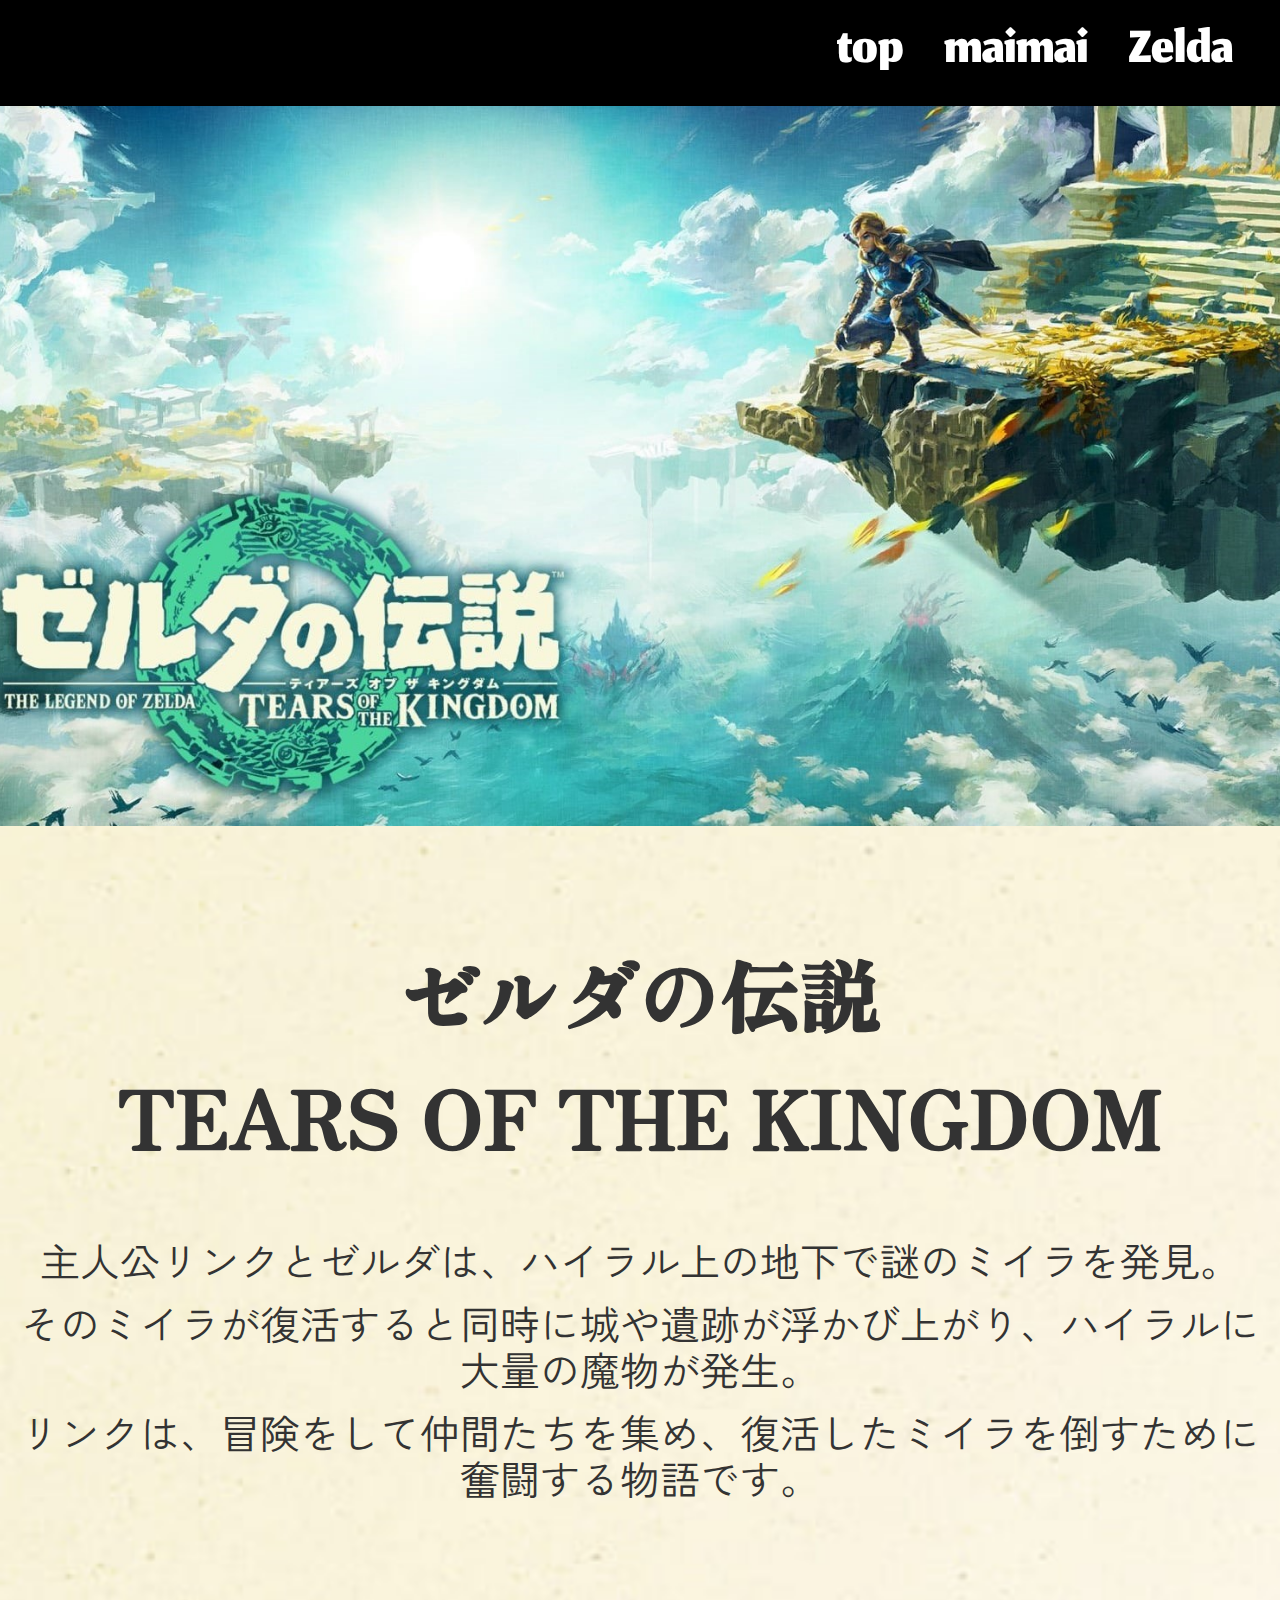
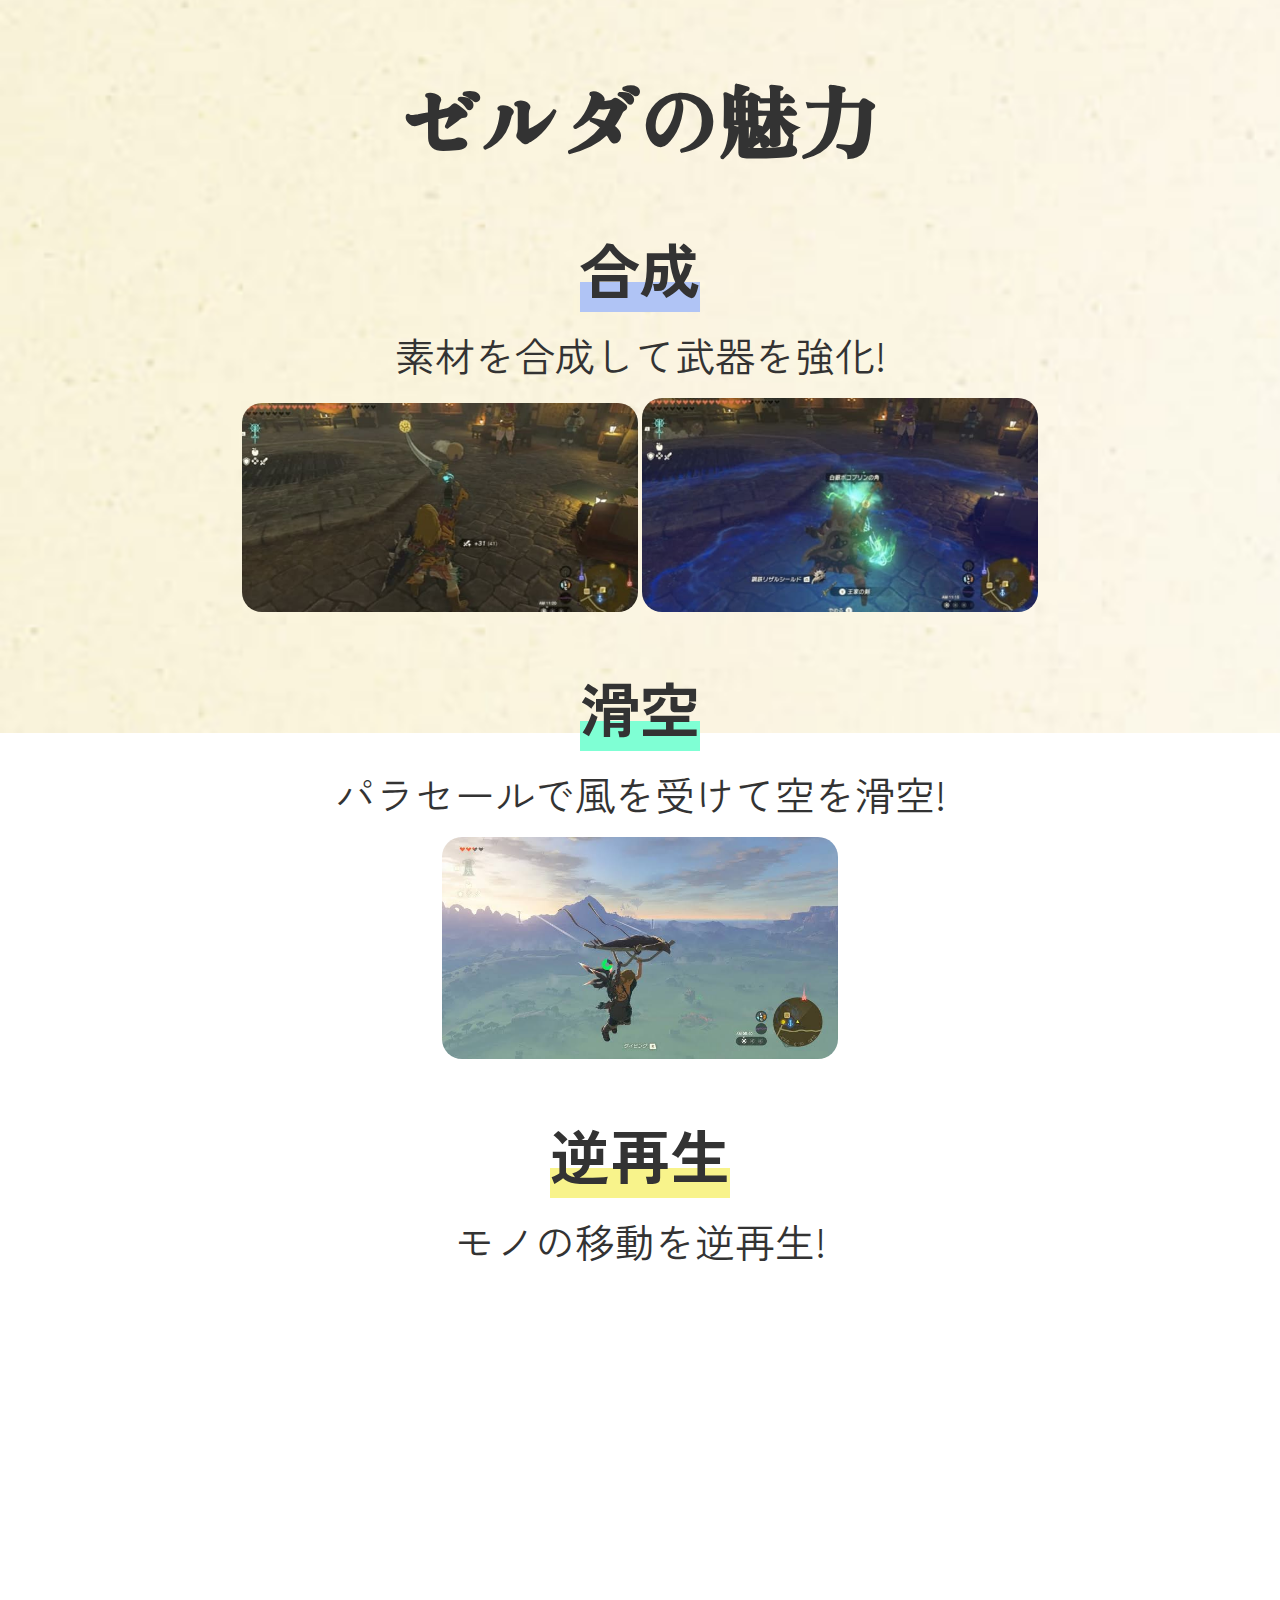
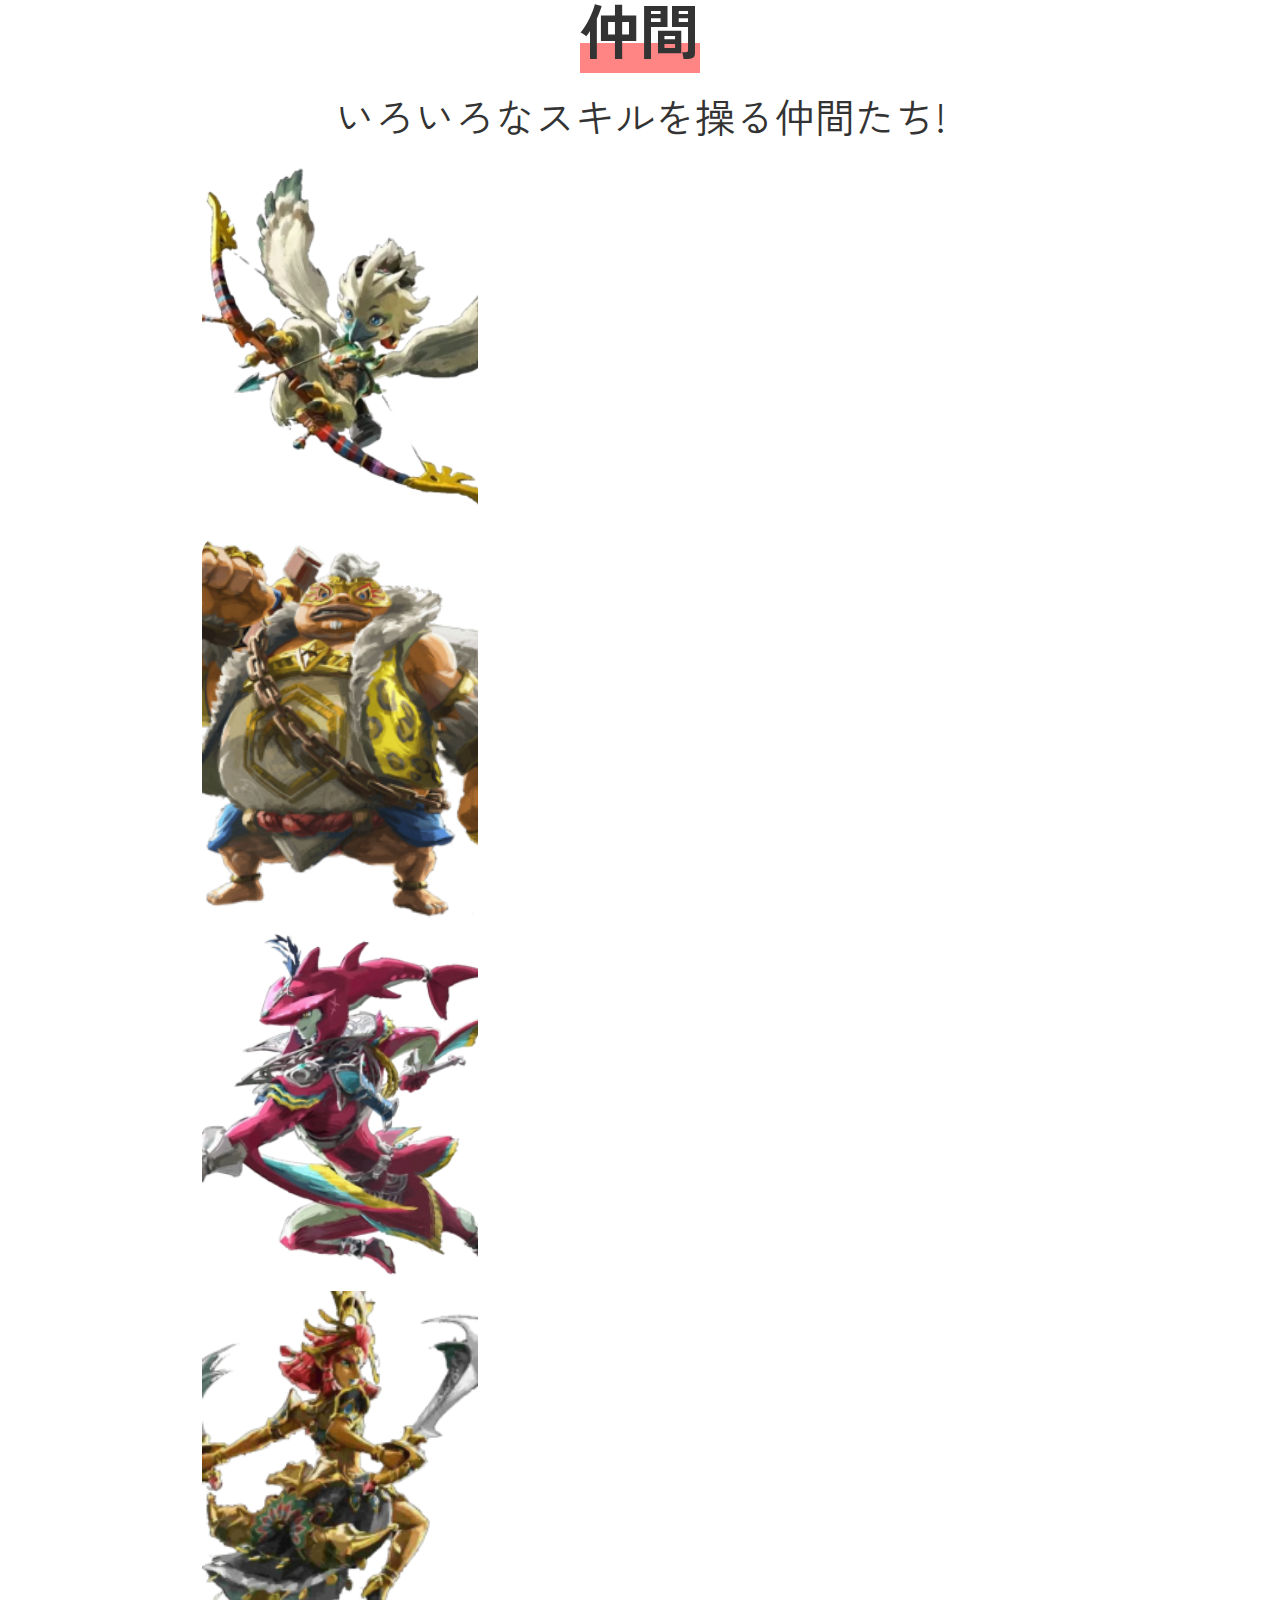
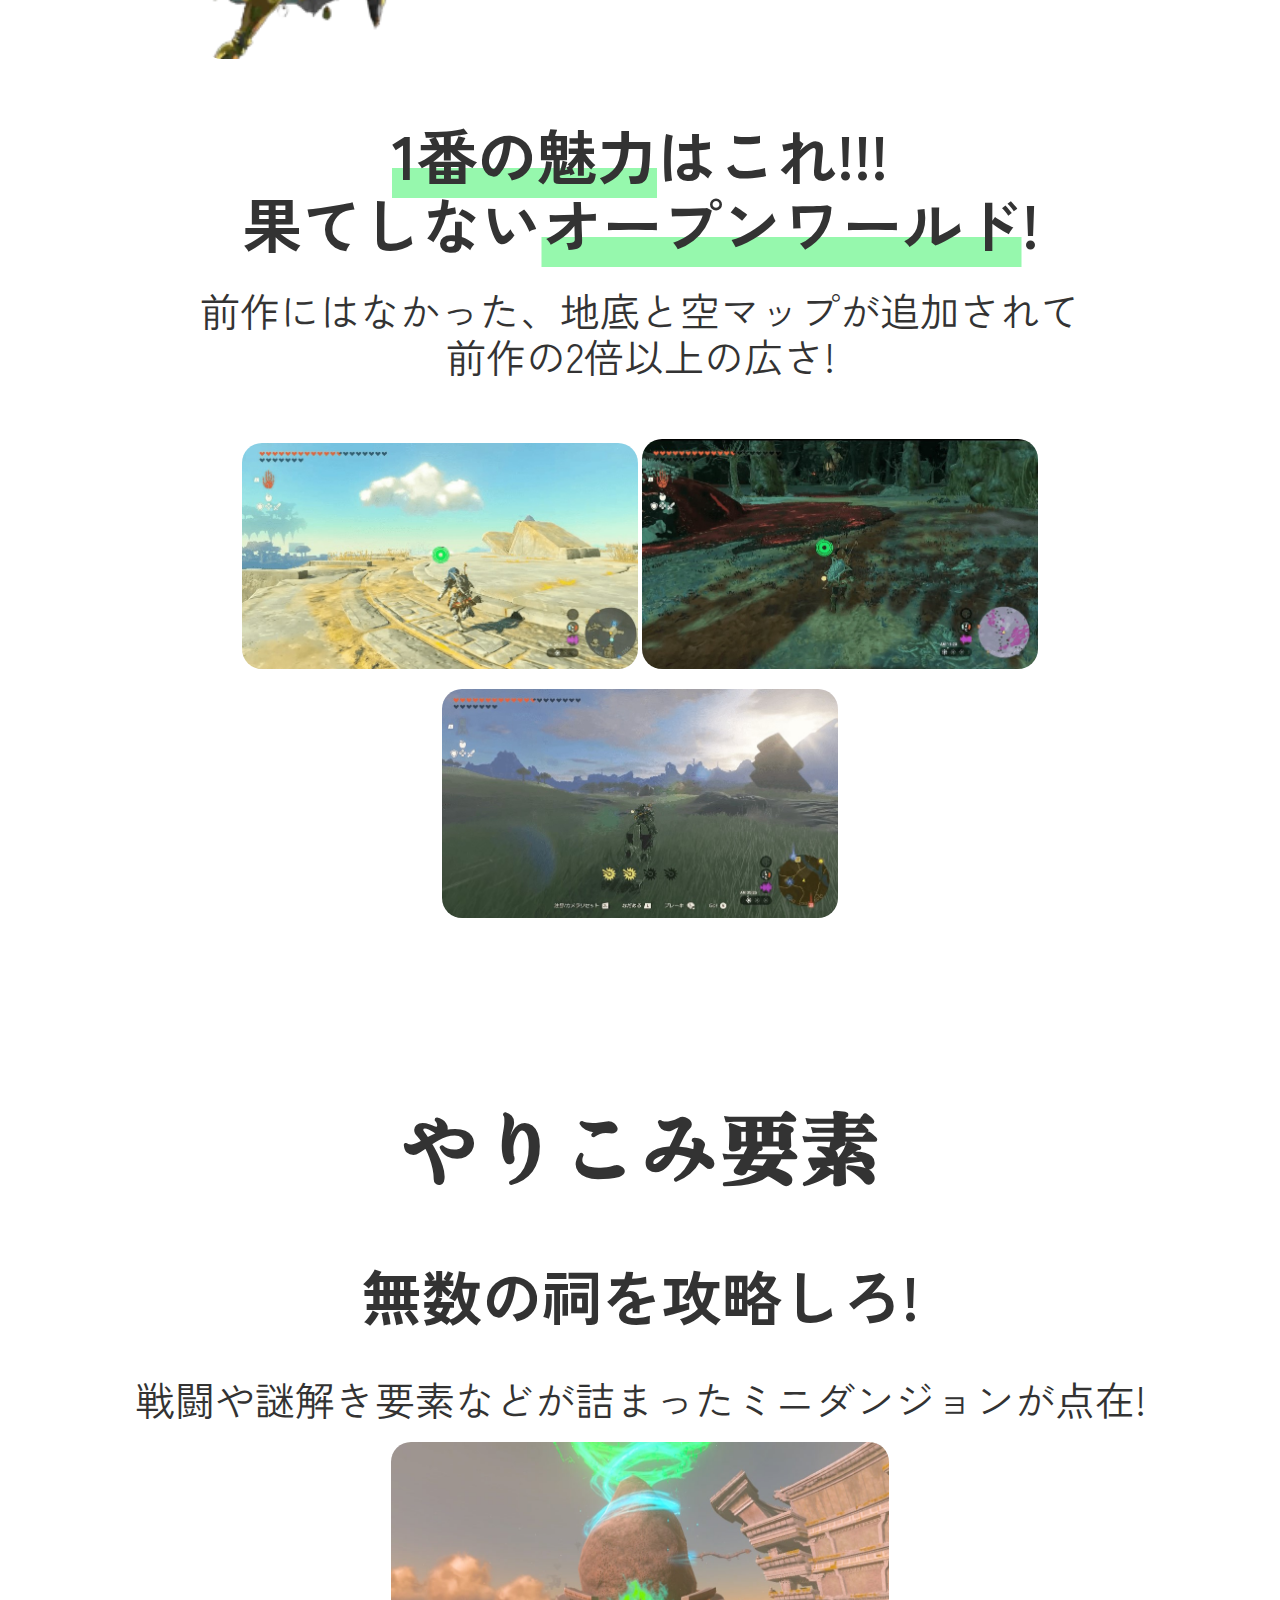
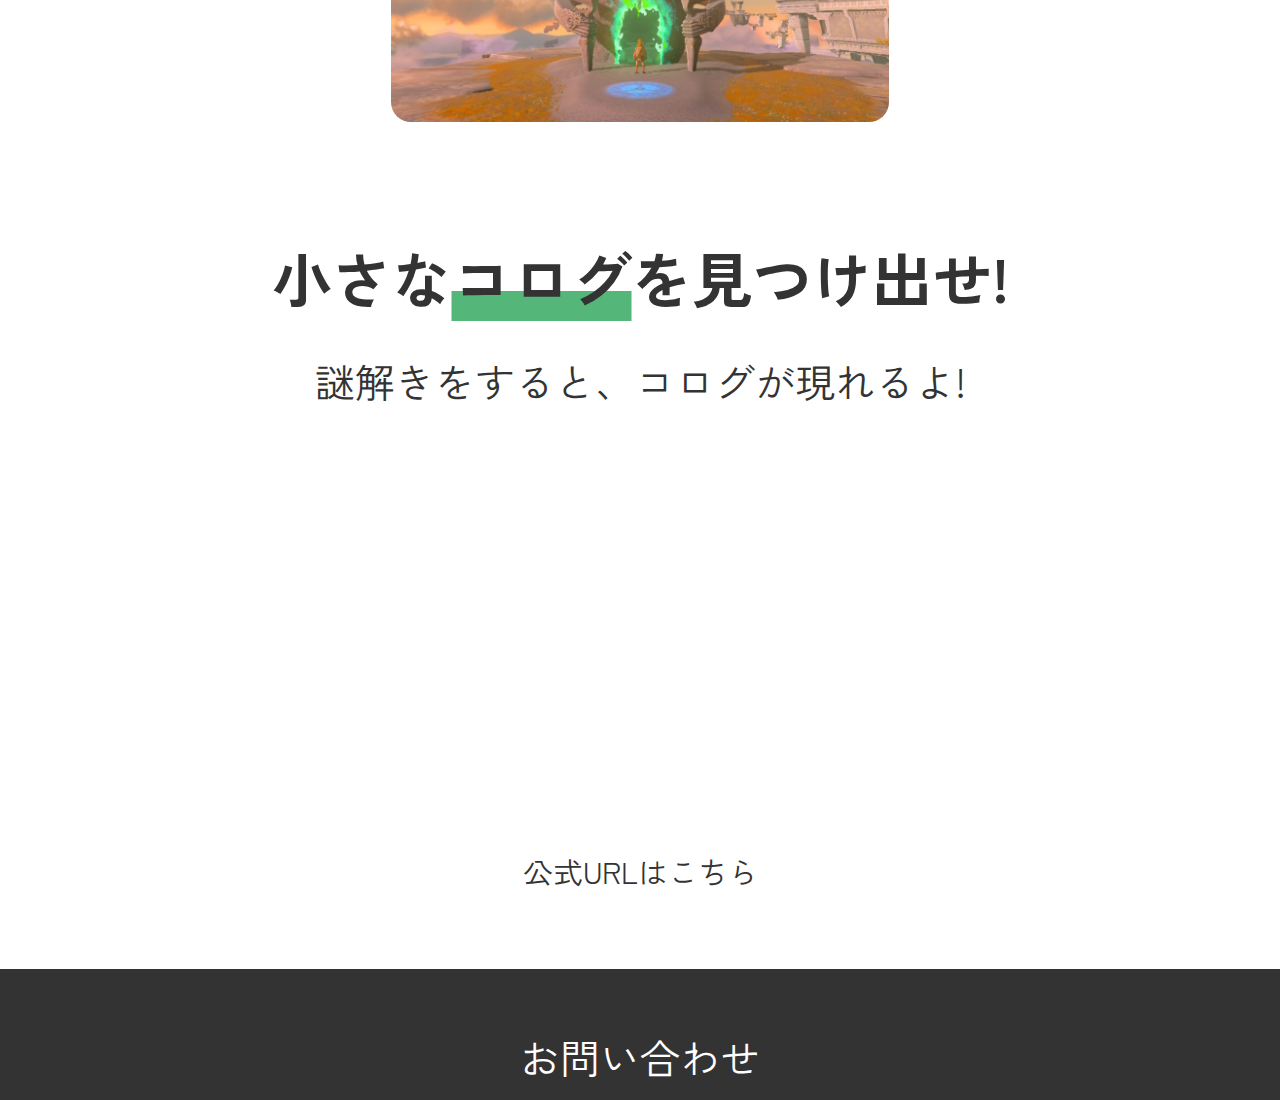
<file: zelda/index.html>
<!DOCTYPE html>
<html lang="ja">
<head>
    <meta charset="UTF-8">
    <meta http-equiv="X-UA-Compatible" content="IE=edge">
    <meta name="viewport" content="width=device-width, initial-scale=1.0">
    <title>Document</title>
    <!--Googleフォント-->
    <link rel="preconnect" href="https://fonts.googleapis.com">
    <link rel="preconnect" href="https://fonts.gstatic.com" crossorigin>
    <link href="https://fonts.googleapis.com/css2?family=Jomhuria&family=Mochiy+Pop+One&family=Zen+Antique&display=swap" rel="stylesheet">
    <link href="https://fonts.googleapis.com/css2?family=Zen+Kaku+Gothic+New&display=swap" rel="stylesheet">    <!--FontAwesam-->
    <!--cssファイル-->
    <link rel="stylesheet" href="../assets/css/destyle.css">    <!--デスタイル-->
    <link rel="stylesheet" href="../assets/css/cmn.css">      <!--共通-->
    <link rel="stylesheet" href="../assets/css/zelda.css">      <!--zelda-->
</head>
<body>
    <header class="header">
        <nav class="header__gnav">
            <ul class="header__menu">
                <li><a href="../index.html">top</a></li>
                <li><a href="../maimai/index.html">maimai</a></li>
                <li><a href="index.html">Zelda</a></li>
            </ul>
            <!--
            <ul class="header__menu">
                <li><a href="#About"></a></li>
                <li><a href="#Charm"></a></li>
                <li><a href="#Enjoy"></a></li>
                <li><a href="#PlayVideo"></a></li>
            </ul>
            -->
        </nav>
    </header>

    <main>
        <!--KV-->
        <div class="kv">

        </div>

        <!--あらすじ-->
        <section id="About" class="about">
            <div class="inner">
                <div class="about__copy">
                    <h2>ゼルダの伝説</h2>
                    <h2>TEARS OF THE KINGDOM</h2>
                </div>
                <div class="about__items">
                    <p>主人公リンクとゼルダは、ハイラル上の地下で謎のミイラを発見。</p>
                    <p>そのミイラが復活すると同時に城や遺跡が浮かび上がり、ハイラルに大量の魔物が発生。</p>
                    <p>リンクは、冒険をして仲間たちを集め、復活したミイラを倒すために奮闘する物語です。</p>    
                </div>
            </div>
        </section>

        <!--ゼルダの魅力-->
        <section id="Charm" class="charm">
            <div class="inner">
                <h2>ゼルダの魅力</h2>
                <div class="charm__items">
                    <div class="charm__synthesis">
                        <h3><span>合成</span></h3>
                        <p>素材を合成して武器を強化!</p>
                        <div class="charm__img1">
                            <img src="../assets/images/zelda/img_charm1.1.jpg" alt="武器強化1">
                            <img src="../assets/images/zelda/img_charm1.2.jpg" alt="武器強化2">
                        </div>
                    </div>
                    <div class="charm__gliding">
                        <h3><span>滑空</span></h3>
                        <p>パラセールで風を受けて空を滑空!</p>
                        <img src="../assets/images/zelda/img_charm2.JPG" alt="空を滑空">
                    </div>
                    <div class="charm__playback">
                        <h3><span>逆再生</span></h3>
                        <p>モノの移動を逆再生!</p>
                        <iframe src="https://www.youtube.com/embed/Q3TYZMtcqXk" title="YouTube video player" allow="accelerometer; autoplay; clipboard-write; encrypted-media; gyroscope; picture-in-picture; web-share" allowfullscreen></iframe>
                    </div>
                    <div class="charm__partner">
                        <h3><span>仲間</span></h3>
                        <p>いろいろなスキルを操る仲間たち!</p>
                        <div class="charm__partner details">
                            <div class="charm__chr1">
                                <img src="../assets/images/zelda/img_chr2.png" alt="チューリの画像">
                                <iframe src="https://www.youtube.com/embed/vPr6Woi9QSg" title="YouTube video player" allow="accelerometer; autoplay; clipboard-write; encrypted-media; gyroscope; picture-in-picture; web-share" allowfullscreen></iframe>
                            </div>
                            <div class="charm__chr1">
                                <img src="../assets/images/zelda/img_chr1.png" alt="ユン坊の画像">
                                <iframe src="https://www.youtube.com/embed/A579rCPv7To" title="YouTube video player" allow="accelerometer; autoplay; clipboard-write; encrypted-media; gyroscope; picture-in-picture; web-share" allowfullscreen></iframe>
                            </div>
                            <div class="charm__chr1">
                                <img src="../assets/images/zelda/img_chr4.png" alt="シドの仲間">
                                <iframe src="https://www.youtube.com/embed/50iia4ZU8uM" title="YouTube video player" allow="accelerometer; autoplay; clipboard-write; encrypted-media; gyroscope; picture-in-picture; web-share" allowfullscreen></iframe>
                            </div>
                            <div class="charm__chr1">
                                <img src="../assets/images/zelda/img_chr3.png" alt="ルージュの画像">
                                <iframe src="https://www.youtube.com/embed/h94bKw9bZRg" title="YouTube video player" allow="accelerometer; autoplay; clipboard-write; encrypted-media; gyroscope; picture-in-picture; web-share" allowfullscreen></iframe>
                            </div>
                        </div>
                    </div>
                    <div class="charm__open">
                        <h3><span>1番の魅力</span>はこれ!!!</h3>
                        <h3>果てしない<span>オープンワールド</span>!</h3>
                        <p>前作にはなかった、地底と空マップが追加されて<br>前作の2倍以上の広さ!</p>
                        <div class="charm__images">
                            <img class="charm__images" src="../assets/images/zelda/img_world1.jpg" alt="地上の画像">
                            <img class="charm__images" src="../assets/images/zelda/img_world2.jpg" alt="上空の画像">
                            <img class="charm__images" src="../assets/images/zelda/img_world3.jpg" alt="地底の画像">
                        </div>
                    </div>
                </div>
            </div>
        </section>

        <!--やりこみ要素-->
        <section id="Enjoy" class="enjoy">
            <div class="inner">
                <h2>やりこみ要素</h2>
                <div class="enjoy__items">
                    <div class="enjoy__dungeon">
                        <h3>無数の祠を攻略しろ!</h3>
                        <p>戦闘や謎解き要素などが詰まったミニダンジョンが点在!</p>
                        <img class="enjoy__img" src="../assets/images/zelda/img_enjoy1.jpg" alt="祠の画像">
                    </div>
                    <div class="enjoy__cologu">
                        <h3>小さな<span>コログ</span>を見つけ出せ!</h3>
                        <p>謎解きをすると、コログが現れるよ!</p>
                        <iframe src="https://www.youtube.com/embed/AtulC9RLewc" title="YouTube video player" allow="accelerometer; autoplay; clipboard-write; encrypted-media; gyroscope; picture-in-picture; web-share" allowfullscreen></iframe>
                    </div>
                </div>
            </div>
        </section>
        <section class="form">
            <a href="https://www.nintendo.co.jp/zelda/totk/index.html">公式URLはこちら</a>
        </section>
        <!--時間があったら前作との違いを説明-->
    </main>
    <footer class="footer">
        <div class="fett">
        <div class="snslite">
          <ul class="profile__sns">
              <li class="twitter"><a href="https://www.google.com/?hl=ja"><i class="fa-brands fa-twitter"></i></a></li>
              <li><a href="https://www.google.com/?hl=ja"><i class="fa-brands fa-instagram"></i></a></li>
          </ul>
          <p><a href="https://www.google.com/?hl=ja"> お問い合わせ</a></p>
        </div>
        </div>
      </footer>
</body>
</html>
</file>
<file: assets/css/cmn.css>
@charset "UTF-8";
@media (max-width : 640px) {

}
/* 共通 */
html,
body{
    font-family: 'Jomhuria', cursive;
    font-family: 'Mochiy Pop One', sans-serif;
    font-family: 'Zen Antique', serif;
    font-weight: 400;
    color: #333;
    font-size: 16px;
}

/*ヘッダー*/
.header{
    background-color: black;
    display: flex;
    justify-content: flex-end; /* 右寄せ */
    align-items: center; /* 縦方向の中央揃え */

}
.header__menu{
    display: flex;
    justify-content: flex-end;    
    padding: 7px;
    font-family: 'Jomhuria';
    font-size: 80px;
    color: #ffffff;
}
.header__menu li {
    margin-right: 40px; /* メニュー項目の間隔を設定 */
}
/*Kv*/
.kv{
    background-image: url(../images/ゼルダTop.jpg);
    background-size: cover;
    background-position: 0,0;
    background-repeat: no-repeat;
    color: black;
    text-align: center;
    height: 80vh;
    display: flex;
    justify-content: center;
    align-items: center;
}
.kv__jp{
    font-family: 'Zen Antique';
    font-size: 82px;
    line-height: 1em;
}
  /* Footer styles */
  .footer {
    background-color: #333;
    color: white;
    padding: 20px 0;
    text-align: center;
  }
  
  .footer__copy {
    font-size: 12px;
    opacity: 0.7;
  }
  
  .profile__sns {
    list-style: none;
    padding: 10px 0;
  }
  
  .profile__sns li {
    display: inline-block;
    margin-right: 15px;
  }
  
  .profile__sns a {
    color: white;
    font-size: 20px;
  }
  
  .profile__sns a:hover {
    color: #55acee; /* Twitter blue */
  }
  
  /* Additional styles */
  .fett {
    max-width: 1200px;
    margin: 0 auto;
    padding: 0 20px;
  }
</file>
<file: assets/css/zelda.css>
@charset "UTF-8";
@media (max-width : 640px) {

}
/* 共通 */
body{
    background-image: url(../images/zelda/img_background1.png);
    background-position: center center;
    background-repeat: no-repeat;
    background-attachment: fixed;
    background-size: cover;
}
section{
    padding: 80px 0;
}
.inner{
    width: 100%;
    max-width: 960px;
    margin-right: auto;
    margin-left: auto;
    padding-left: 20px;
    padding-right: 20px;
}
h3,p{
    font-family: 'Zen Kaku Gothic New', sans-serif;
}
h2{
    font-weight: bold;
    font-size: 80px;
    margin-bottom: 40px;    /*margin: 0 0 56px*/
    text-align: center;
    padding-left: 24px;
    padding-right: 24px;
    padding-bottom: 30px;
}
h3{
    font-weight: bold;
    font-size: 60px;
}
p{
    font-size: 40px;
    padding-top: 7px;
}
span{
    text-decoration: underline;
    text-decoration-thickness: 0.5em;
    text-underline-offset: -0.2em;
    text-decoration-skip-ink: none;
}
img{
    border-radius: 20px;
    width: 43%;
}
/*KV*/
.kv{
    background-image: url(../images/zelda/img_kv1.jpeg);
    background-repeat: no-repeat;
    background-position: center center;
    background-size: cover;
}

/*About*/
#About .inner{
    max-width: 1800px;
}
.about{
    background-repeat: no-repeat;
    background-position: center center;
    background-size: cover;
    padding-top: 120px;
}
.about__copy h2{
    font-weight: bold;
    margin-bottom: 0px;
}
.about__items{
    padding-top: 40px;
}
.about__items p{
    text-align: center;
    margin-bottom: 10px;
}

/*Charm*/
#Charm .inner{
    max-width: 960px;
    margin-left: auto;
    margin-right: auto;
    padding-left: 20px;
    padding-right: 20px;
}
.charm img{
    width: 43%;
    height: auto;
    border-radius: 20px;
}
.charm iframe{
    text-align: center;
}
.charm{
    text-align: center;
}
.charm p{
    padding-top: 30px;
    padding-bottom: 20px;
}
.charm__synthesis{
    margin-bottom: 60px;
}
.charm__gliding{
    margin-bottom: 60px;
}
.charm__playback{
    margin-bottom: 60px;
}
.charm__partner{
    margin-bottom: 60px;
}
.charm__synthesis span{
    text-decoration-color:rgb(176, 196, 245);
}
.charm__gliding span{
    text-decoration-color: aquamarine;
}
.charm__playback span{
    text-decoration-color:rgb(248, 243, 139);
}
.charm__partner span{
    text-decoration-color:rgb(255, 132, 132);
}
.charm__open span{
    text-decoration-color:rgb(150, 248, 173);
}
.charm__partner img{
    width: 30%;
}
.charm__chr1{
    display: flex;
    justify-content: center;
    gap:200px;
    align-items: center;
}
.charm__images{
    margin-left: auto;
    margin-top: 20px;
    margin-right: auto;
}
/*やりこみ要素*/
#Enjoy .inner{
    max-width: 1200px;
}
.enjoy{
    padding-top: 100px;
    text-align: center;
}
.enjoy h3{
    margin-top: 30px;
    margin-bottom: 40px;
}
.enjoy p{
    margin-bottom: 20px;
}
.enjoy img{
    margin-bottom: 90px;
}
.enjoy__cologu span{
    text-decoration-color:#54b678;
}
.enjoy__items{
    margin-bottom: 20px;
}
.enjoy_dungeon img{
    height: auto;
}
iframe{
    width: 400px;
    height: 250px;
}
.form{
    text-align: center;
    font-size: 30px;
    font-family: 'Zen Kaku Gothic New', sans-serif;
}
</file>
<file: assets/css/destyle.css>
/*! destyle.css v4.0.0 | MIT License | https://github.com/nicolas-cusan/destyle.css */

/* Reset box-model and set borders */
/* ============================================ */

*,
::before,
::after {
  box-sizing: border-box;
  border-style: solid;
  border-width: 0;
}

/* Document */
/* ============================================ */

/**
 * 1. Correct the line height in all browsers.
 * 2. Prevent adjustments of font size after orientation changes in iOS.
 * 3. Remove gray overlay on links for iOS.
 */

html {
  line-height: 1.15; /* 1 */
  -webkit-text-size-adjust: 100%; /* 2 */
  -webkit-tap-highlight-color: transparent; /* 3*/
}

/* Sections */
/* ============================================ */

/**
 * Remove the margin in all browsers.
 */

body {
  margin: 0;
}

/**
 * Render the `main` element consistently in IE.
 */

main {
  display: block;
}

/* Vertical rhythm */
/* ============================================ */

p,
table,
blockquote,
address,
pre,
iframe,
form,
figure,
dl {
  margin: 0;
}

/* Headings */
/* ============================================ */

h1,
h2,
h3,
h4,
h5,
h6 {
  font-size: inherit;
  font-weight: inherit;
  margin: 0;
}

/* Lists (enumeration) */
/* ============================================ */

ul,
ol {
  margin: 0;
  padding: 0;
  list-style: none;
}

/* Lists (definition) */
/* ============================================ */

dt {
  font-weight: bold;
}

dd {
  margin-left: 0;
}

/* Grouping content */
/* ============================================ */

/**
 * 1. Add the correct box sizing in Firefox.
 * 2. Show the overflow in Edge and IE.
 */

hr {
  box-sizing: content-box; /* 1 */
  height: 0; /* 1 */
  overflow: visible; /* 2 */
  border-top-width: 1px;
  margin: 0;
  clear: both;
  color: inherit;
}

/**
 * 1. Correct the inheritance and scaling of font size in all browsers.
 * 2. Correct the odd `em` font sizing in all browsers.
 */

pre {
  font-family: monospace, monospace; /* 1 */
  font-size: inherit; /* 2 */
}

address {
  font-style: inherit;
}

/* Text-level semantics */
/* ============================================ */

/**
 * Remove the gray background on active links in IE 10.
 */

a {
  background-color: transparent;
  text-decoration: none;
  color: inherit;
}

/**
 * 1. Remove the bottom border in Chrome 57-
 * 2. Add the correct text decoration in Chrome, Edge, IE, Opera, and Safari.
 */

abbr[title] {
  text-decoration: underline dotted; /* 2 */
}

/**
 * Add the correct font weight in Chrome, Edge, and Safari.
 */

b,
strong {
  font-weight: bolder;
}

/**
 * 1. Correct the inheritance and scaling of font size in all browsers.
 * 2. Correct the odd `em` font sizing in all browsers.
 */

code,
kbd,
samp {
  font-family: monospace, monospace; /* 1 */
  font-size: inherit; /* 2 */
}

/**
 * Add the correct font size in all browsers.
 */

small {
  font-size: 80%;
}

/**
 * Prevent `sub` and `sup` elements from affecting the line height in
 * all browsers.
 */

sub,
sup {
  font-size: 75%;
  line-height: 0;
  position: relative;
  vertical-align: baseline;
}

sub {
  bottom: -0.25em;
}

sup {
  top: -0.5em;
}

/* Replaced content */
/* ============================================ */

/**
 * Prevent vertical alignment issues.
 */

svg,
img,
embed,
object,
iframe {
  vertical-align: bottom;
}

/* Forms */
/* ============================================ */

/**
 * Reset form fields to make them styleable.
 * 1. Make form elements stylable across systems iOS especially.
 * 2. Inherit text-transform from parent.
 */

button,
input,
optgroup,
select,
textarea {
  -webkit-appearance: none; /* 1 */
  appearance: none;
  vertical-align: middle;
  color: inherit;
  font: inherit;
  background: transparent;
  padding: 0;
  margin: 0;
  border-radius: 0;
  text-align: inherit;
  text-transform: inherit; /* 2 */
}

/**
 * Correct cursors for clickable elements.
 */

button,
[type="button"],
[type="reset"],
[type="submit"] {
  cursor: pointer;
}

button:disabled,
[type="button"]:disabled,
[type="reset"]:disabled,
[type="submit"]:disabled {
  cursor: default;
}

/**
 * Improve outlines for Firefox and unify style with input elements & buttons.
 */

:-moz-focusring {
  outline: auto;
}

select:disabled {
  opacity: inherit;
}

/**
 * Remove padding
 */

option {
  padding: 0;
}

/**
 * Reset to invisible
 */

fieldset {
  margin: 0;
  padding: 0;
  min-width: 0;
}

legend {
  padding: 0;
}

/**
 * Add the correct vertical alignment in Chrome, Firefox, and Opera.
 */

progress {
  vertical-align: baseline;
}

/**
 * Remove the default vertical scrollbar in IE 10+.
 */

textarea {
  overflow: auto;
}

/**
 * Correct the cursor style of increment and decrement buttons in Chrome.
 */

[type="number"]::-webkit-inner-spin-button,
[type="number"]::-webkit-outer-spin-button {
  height: auto;
}

/**
 * Correct the outline style in Safari.
 */

[type="search"] {
  outline-offset: -2px; /* 1 */
}

/**
 * Remove the inner padding in Chrome and Safari on macOS.
 */

[type="search"]::-webkit-search-decoration {
  -webkit-appearance: none;
}

/**
 * 1. Correct the inability to style clickable types in iOS and Safari.
 * 2. Fix font inheritance.
 */

::-webkit-file-upload-button {
  -webkit-appearance: button; /* 1 */
  font: inherit; /* 2 */
}

/**
 * Fix appearance for Firefox
 */
[type="number"] {
  -moz-appearance: textfield;
}

/**
 * Clickable labels
 */

label[for] {
  cursor: pointer;
}

/* Interactive */
/* ============================================ */

/*
 * Add the correct display in Edge, IE 10+, and Firefox.
 */

details {
  display: block;
}

/*
 * Add the correct display in all browsers.
 */

summary {
  display: list-item;
}

/*
 * Remove outline for editable content.
 */

[contenteditable]:focus {
  outline: auto;
}

/* Tables */
/* ============================================ */

/**
1. Correct table border color inheritance in all Chrome and Safari.
*/

table {
  border-color: inherit; /* 1 */
  border-collapse: collapse;
}

caption {
  text-align: left;
}

td,
th {
  vertical-align: top;
  padding: 0;
}

th {
  text-align: left;
  font-weight: bold;
}
</file>
